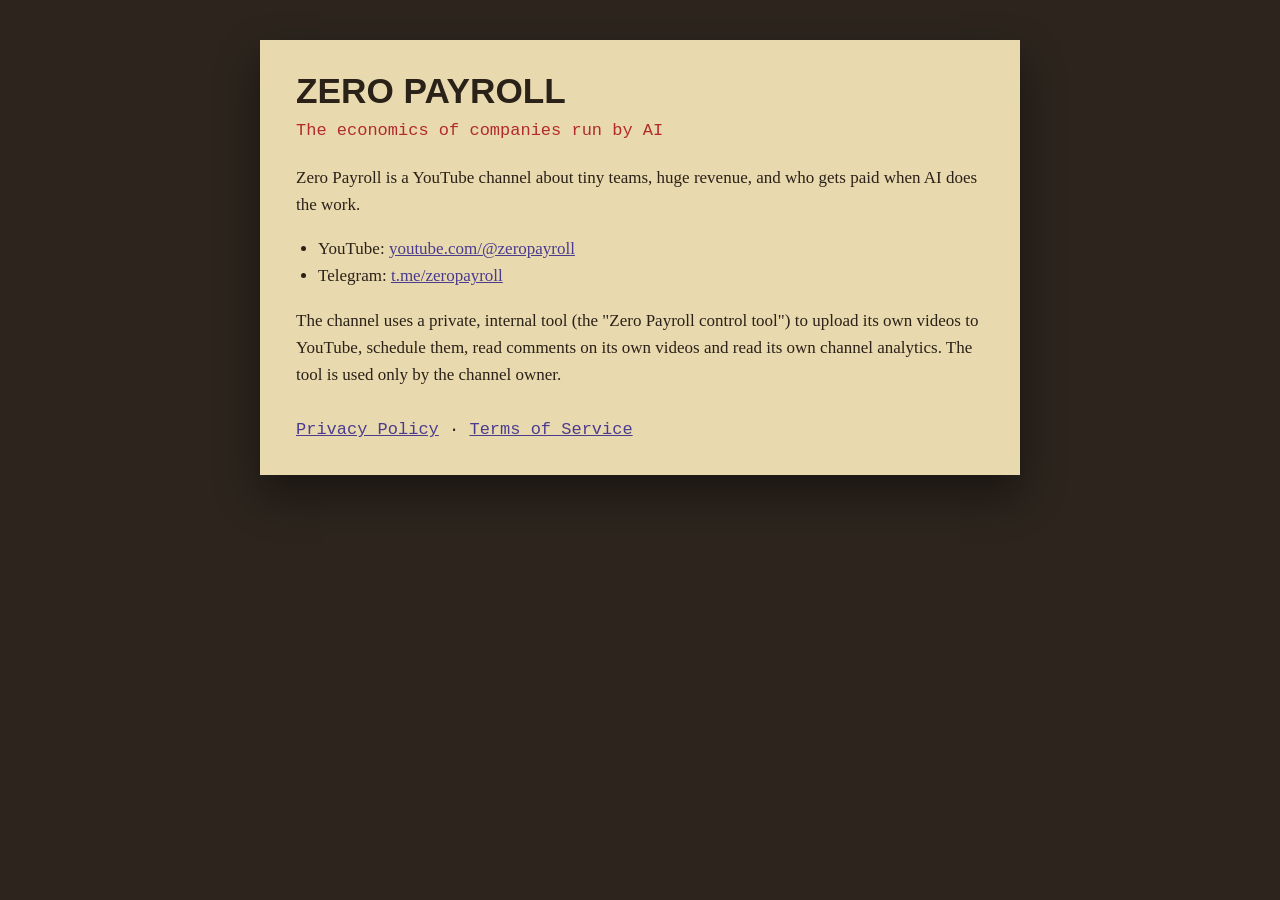
<file: index.html>
<!doctype html>
<html lang="en"><head><meta charset="utf-8"><meta name="viewport" content="width=device-width, initial-scale=1">
<title>ChilL-Q</title><meta http-equiv="refresh" content="0; url=zeropayroll/"></head>
<body><p><a href="zeropayroll/">Zero Payroll</a></p></body></html>
</file>
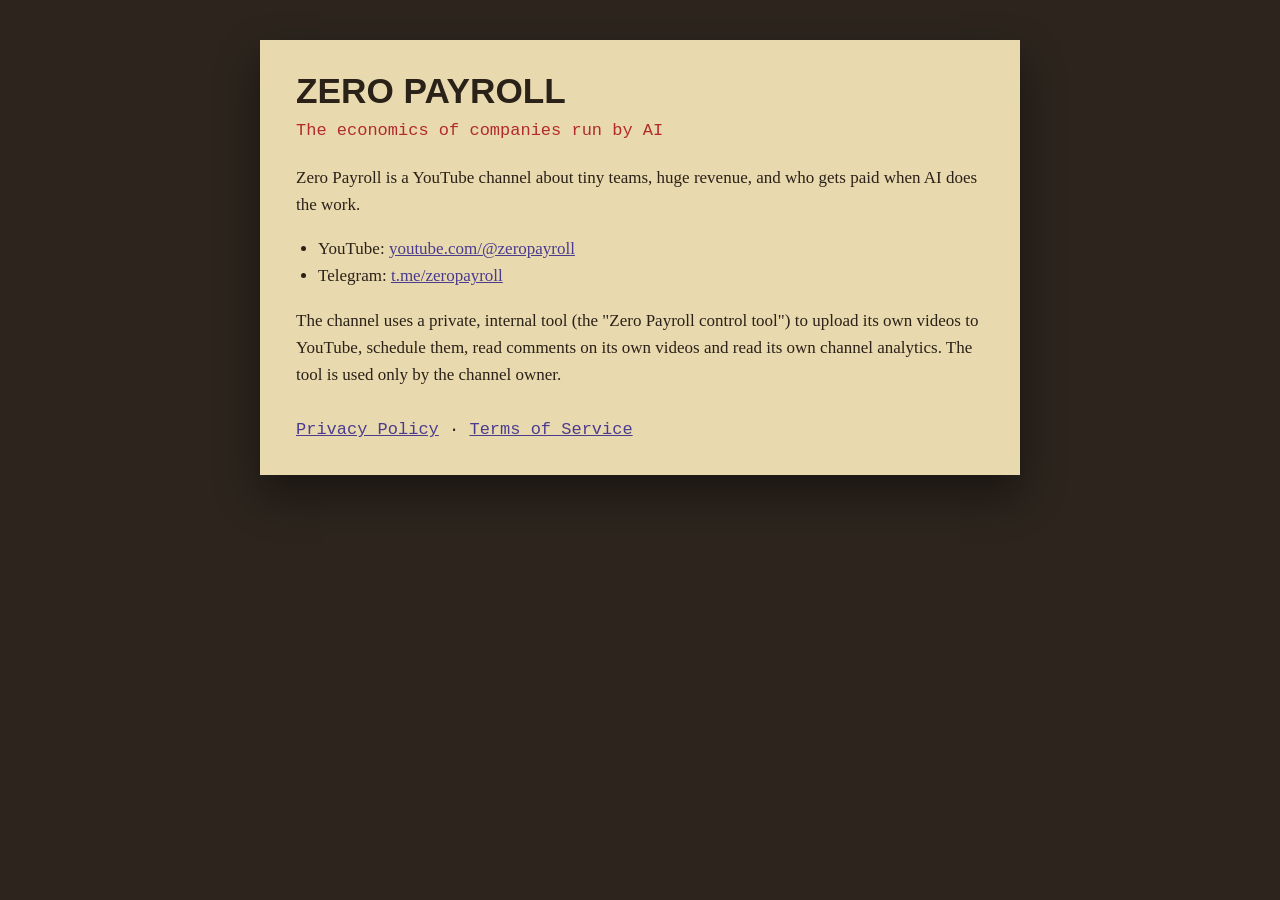
<file: zeropayroll/index.html>
<!doctype html>
<html lang="en"><head><meta charset="utf-8"><meta name="viewport" content="width=device-width, initial-scale=1">
<title>Zero Payroll</title><link rel="stylesheet" href="style.css"></head>
<body><main>
<h1>Zero Payroll</h1>
<p class="meta">The economics of companies run by AI</p>
<p>Zero Payroll is a YouTube channel about tiny teams, huge revenue, and who gets paid when AI does the work.</p>
<ul>
<li>YouTube: <a href="https://www.youtube.com/@zeropayroll">youtube.com/@zeropayroll</a></li>
<li>Telegram: <a href="https://t.me/zeropayroll">t.me/zeropayroll</a></li>
</ul>
<p>The channel uses a private, internal tool (the "Zero Payroll control tool") to upload its own videos to YouTube, schedule them, read comments on its own videos and read its own channel analytics. The tool is used only by the channel owner.</p>
<nav><a href="privacy.html">Privacy Policy</a> · <a href="terms.html">Terms of Service</a></nav>
</main></body></html>
</file>
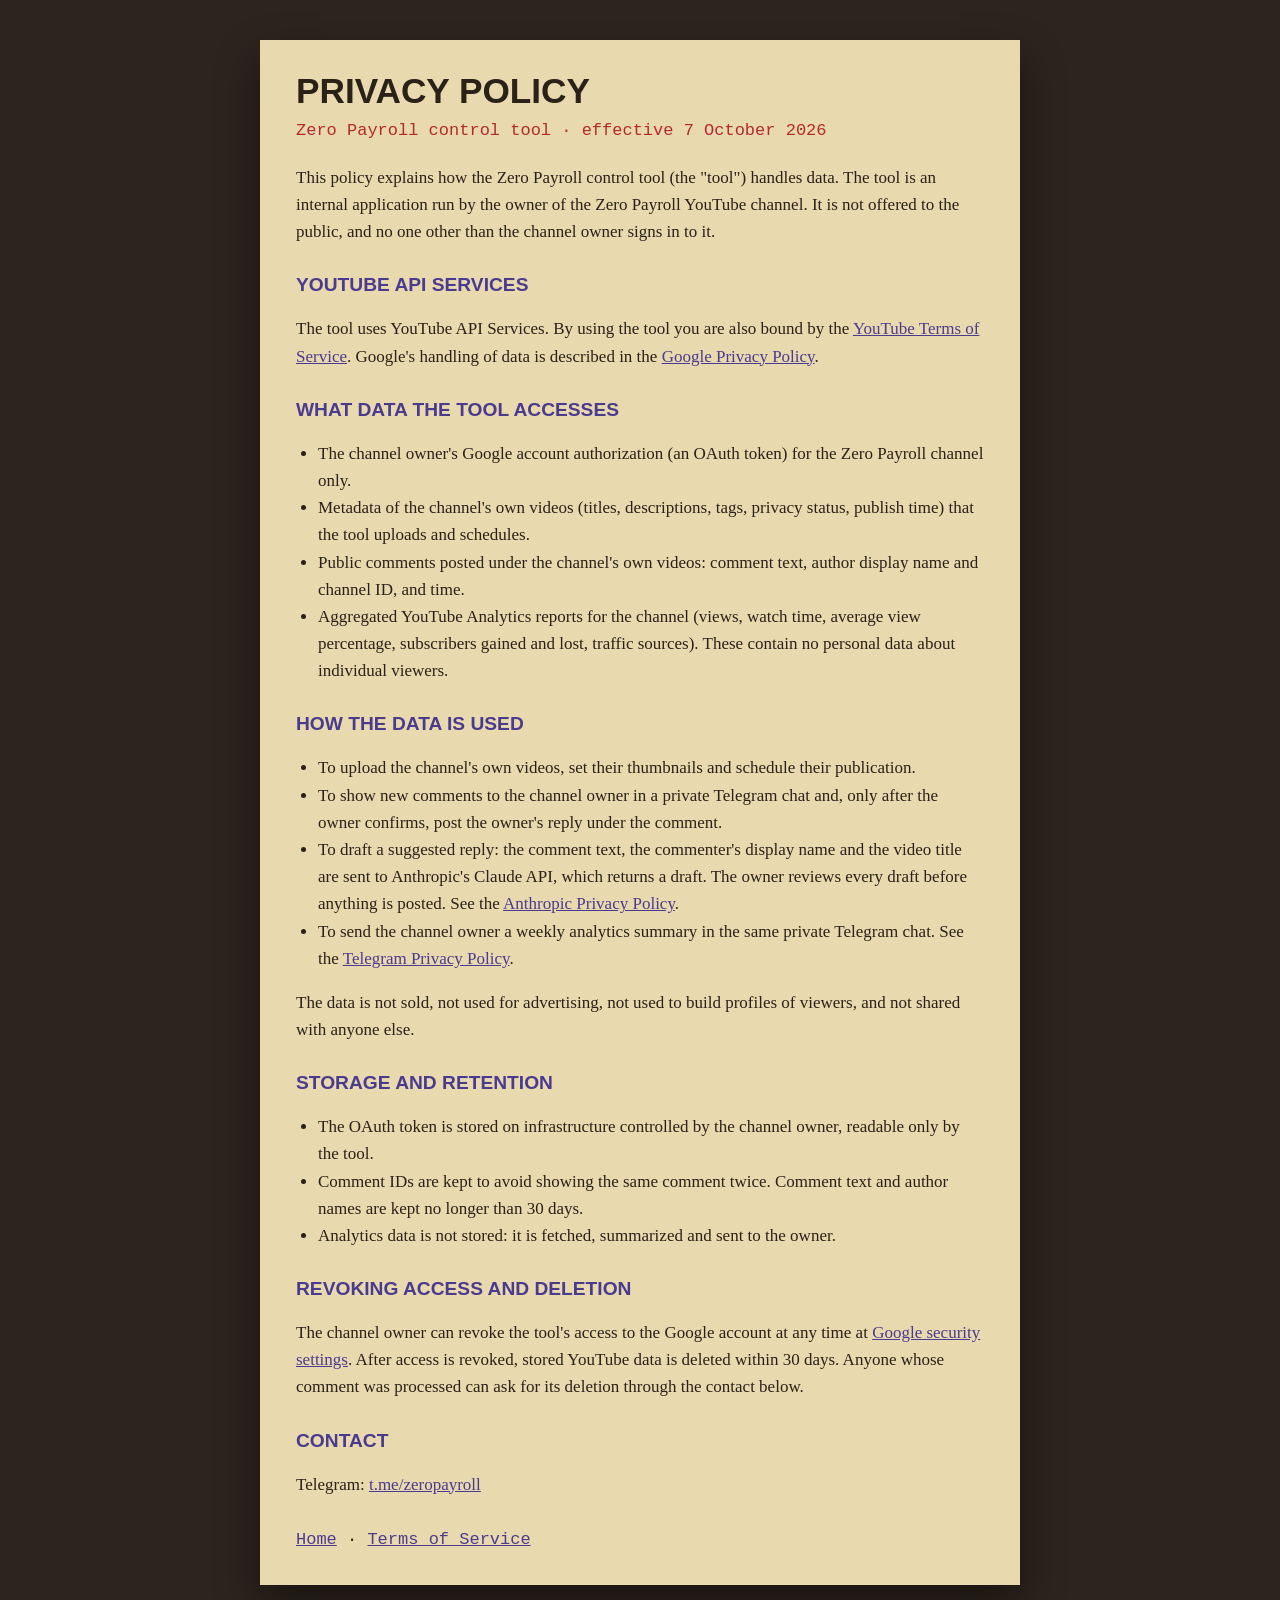
<file: zeropayroll/privacy.html>
<!doctype html>
<html lang="en"><head><meta charset="utf-8"><meta name="viewport" content="width=device-width, initial-scale=1">
<title>Privacy Policy | Zero Payroll</title><link rel="stylesheet" href="style.css"></head>
<body><main>
<h1>Privacy Policy</h1>
<p class="meta">Zero Payroll control tool · effective 7 October 2026</p>

<p>This policy explains how the Zero Payroll control tool (the "tool") handles data. The tool is an internal application run by the owner of the Zero Payroll YouTube channel. It is not offered to the public, and no one other than the channel owner signs in to it.</p>

<h2>YouTube API Services</h2>
<p>The tool uses YouTube API Services. By using the tool you are also bound by the <a href="https://www.youtube.com/t/terms">YouTube Terms of Service</a>. Google's handling of data is described in the <a href="https://policies.google.com/privacy">Google Privacy Policy</a>.</p>

<h2>What data the tool accesses</h2>
<ul>
<li>The channel owner's Google account authorization (an OAuth token) for the Zero Payroll channel only.</li>
<li>Metadata of the channel's own videos (titles, descriptions, tags, privacy status, publish time) that the tool uploads and schedules.</li>
<li>Public comments posted under the channel's own videos: comment text, author display name and channel ID, and time.</li>
<li>Aggregated YouTube Analytics reports for the channel (views, watch time, average view percentage, subscribers gained and lost, traffic sources). These contain no personal data about individual viewers.</li>
</ul>

<h2>How the data is used</h2>
<ul>
<li>To upload the channel's own videos, set their thumbnails and schedule their publication.</li>
<li>To show new comments to the channel owner in a private Telegram chat and, only after the owner confirms, post the owner's reply under the comment.</li>
<li>To draft a suggested reply: the comment text, the commenter's display name and the video title are sent to Anthropic's Claude API, which returns a draft. The owner reviews every draft before anything is posted. See the <a href="https://www.anthropic.com/legal/privacy">Anthropic Privacy Policy</a>.</li>
<li>To send the channel owner a weekly analytics summary in the same private Telegram chat. See the <a href="https://telegram.org/privacy">Telegram Privacy Policy</a>.</li>
</ul>
<p>The data is not sold, not used for advertising, not used to build profiles of viewers, and not shared with anyone else.</p>

<h2>Storage and retention</h2>
<ul>
<li>The OAuth token is stored on infrastructure controlled by the channel owner, readable only by the tool.</li>
<li>Comment IDs are kept to avoid showing the same comment twice. Comment text and author names are kept no longer than 30 days.</li>
<li>Analytics data is not stored: it is fetched, summarized and sent to the owner.</li>
</ul>

<h2>Revoking access and deletion</h2>
<p>The channel owner can revoke the tool's access to the Google account at any time at <a href="https://security.google.com/settings/security/permissions">Google security settings</a>. After access is revoked, stored YouTube data is deleted within 30 days. Anyone whose comment was processed can ask for its deletion through the contact below.</p>

<h2>Contact</h2>
<p>Telegram: <a href="https://t.me/zeropayroll">t.me/zeropayroll</a></p>

<nav><a href="index.html">Home</a> · <a href="terms.html">Terms of Service</a></nav>
</main></body></html>
</file>
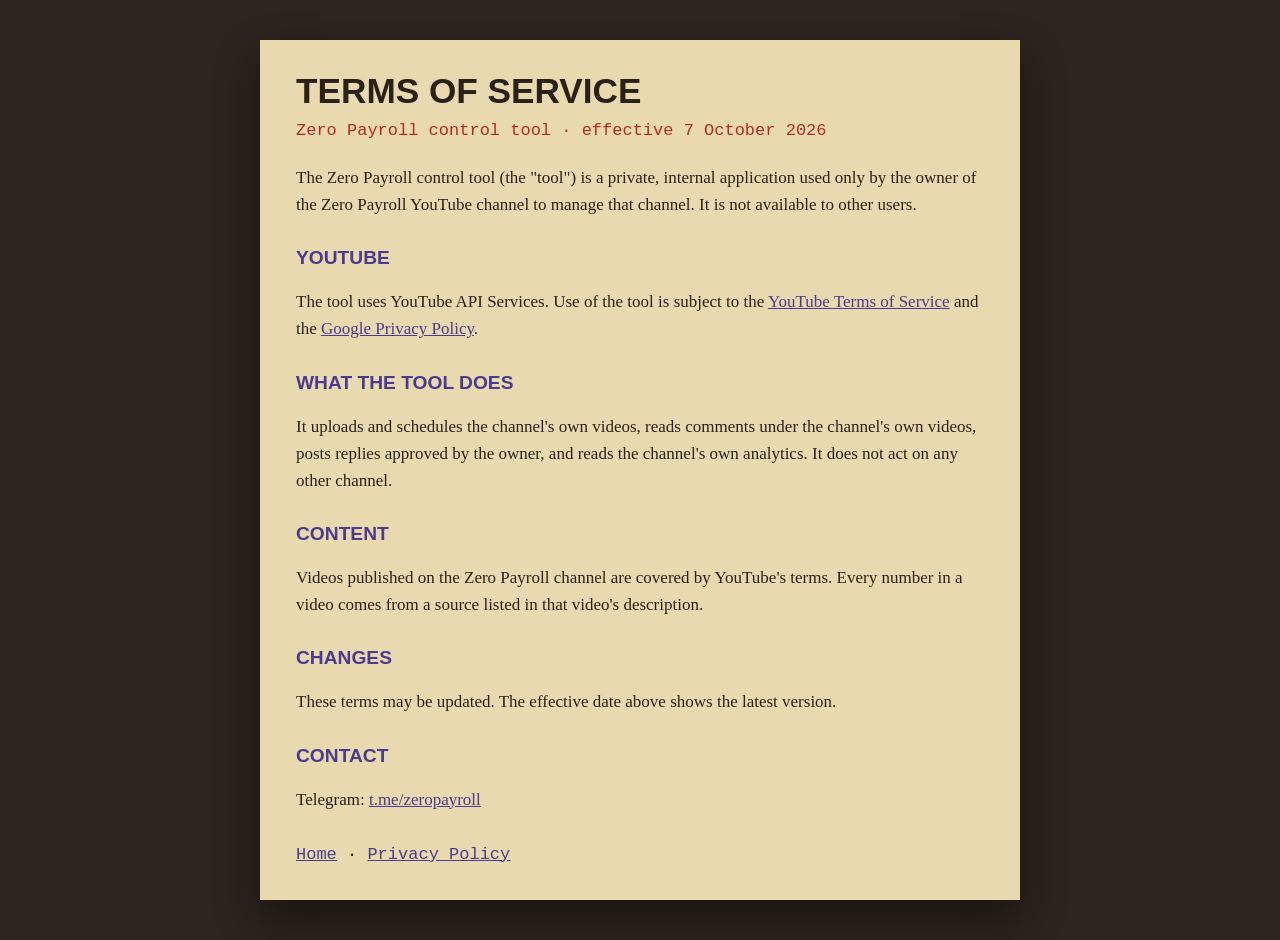
<file: zeropayroll/terms.html>
<!doctype html>
<html lang="en"><head><meta charset="utf-8"><meta name="viewport" content="width=device-width, initial-scale=1">
<title>Terms of Service | Zero Payroll</title><link rel="stylesheet" href="style.css"></head>
<body><main>
<h1>Terms of Service</h1>
<p class="meta">Zero Payroll control tool · effective 7 October 2026</p>

<p>The Zero Payroll control tool (the "tool") is a private, internal application used only by the owner of the Zero Payroll YouTube channel to manage that channel. It is not available to other users.</p>

<h2>YouTube</h2>
<p>The tool uses YouTube API Services. Use of the tool is subject to the <a href="https://www.youtube.com/t/terms">YouTube Terms of Service</a> and the <a href="https://policies.google.com/privacy">Google Privacy Policy</a>.</p>

<h2>What the tool does</h2>
<p>It uploads and schedules the channel's own videos, reads comments under the channel's own videos, posts replies approved by the owner, and reads the channel's own analytics. It does not act on any other channel.</p>

<h2>Content</h2>
<p>Videos published on the Zero Payroll channel are covered by YouTube's terms. Every number in a video comes from a source listed in that video's description.</p>

<h2>Changes</h2>
<p>These terms may be updated. The effective date above shows the latest version.</p>

<h2>Contact</h2>
<p>Telegram: <a href="https://t.me/zeropayroll">t.me/zeropayroll</a></p>

<nav><a href="index.html">Home</a> · <a href="privacy.html">Privacy Policy</a></nav>
</main></body></html>
</file>
<file: zeropayroll/style.css>
:root { --card: #E8D9AE; --desk: #2C241D; --ink: #2A2118; --red: #B22A2E; --purple: #4B3B8F; }
* { box-sizing: border-box; }
body { margin: 0; background: var(--desk); color: var(--ink); font: 17px/1.6 Georgia, "Times New Roman", serif; }
main { max-width: 760px; margin: 40px auto; padding: 32px 36px; background: var(--card); box-shadow: 0 20px 40px rgba(0,0,0,.4); }
h1 { font: 900 2.2rem/1.1 "Arial Narrow", Arial, sans-serif; text-transform: uppercase; margin: 0 0 6px; }
h2 { font: 700 1.2rem/1.3 "Arial Narrow", Arial, sans-serif; text-transform: uppercase; margin: 28px 0 6px; color: var(--purple); }
.meta { font-family: "Courier New", monospace; color: var(--red); margin: 0 0 20px; }
a { color: var(--purple); }
ul { padding-left: 22px; }
nav { margin-top: 28px; font-family: "Courier New", monospace; }
@media (max-width: 600px) { main { margin: 0; padding: 22px 18px; } body { background: var(--card); } }
</file>
